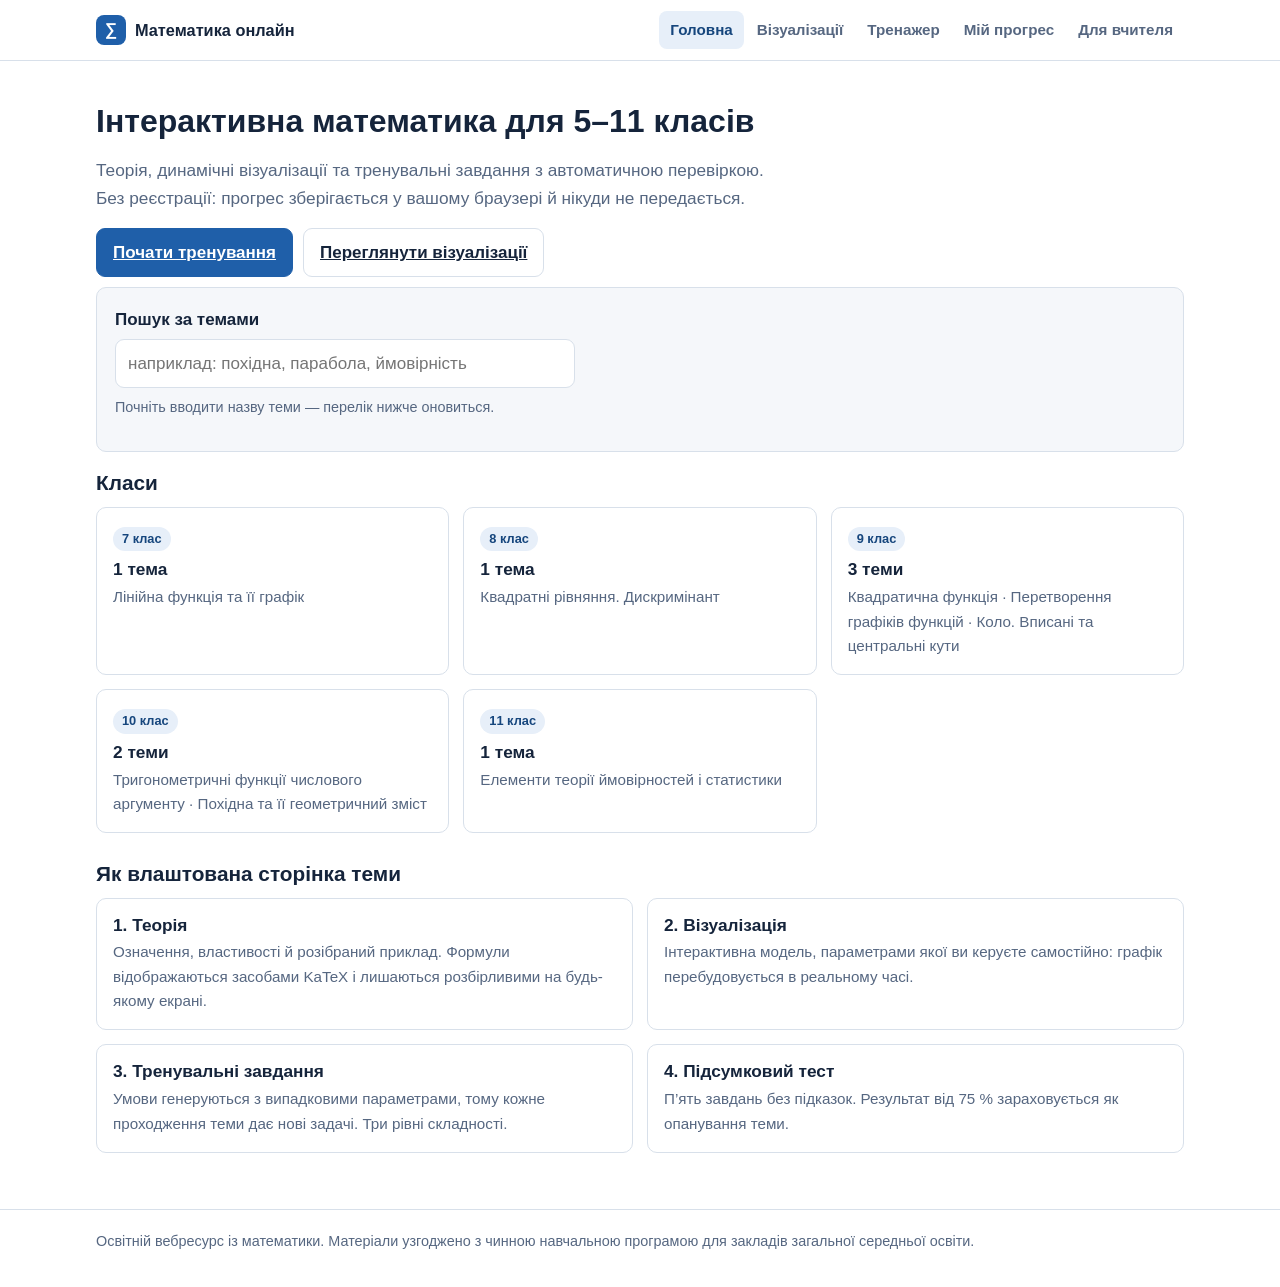
<file: public/index.html>
<!doctype html>
<html lang="uk">
<head>
<meta charset="utf-8">
<meta name="viewport" content="width=device-width, initial-scale=1">
<title>Математика онлайн — інтерактивний навчальний ресурс</title>
<meta name="description" content="Безкоштовний україномовний ресурс для навчання математики у 5–11 класах: інтерактивні візуалізації, тренувальні завдання з автоматичною перевіркою та підсумкові тести.">
<link rel="icon" href="favicon.svg" type="image/svg+xml">
<link rel="stylesheet" href="vendor/katex/katex.min.css">
<link rel="stylesheet" href="css/style.css">
<script defer src="vendor/katex/katex.min.js"></script>
<script defer src="vendor/katex/auto-render.min.js"></script>
</head>
<body>
<a class="skip" href="#main">Перейти до основного вмісту</a>
<header class="site-head">
  <div class="wrap">
    <a class="brand" href="index.html"><span class="mark" aria-hidden="true">∑</span> Математика онлайн</a>
    <nav class="nav" aria-label="Головна навігація">
      <a href="index.html">Головна</a>
      <a href="visuals.html">Візуалізації</a>
      <a href="trainer.html">Тренажер</a>
      <a href="progress.html">Мій прогрес</a>
      <a href="teacher.html">Для вчителя</a>
    </nav>
  </div>
</header>

<main id="main">
  <div class="wrap">
    <section class="hero">
      <h1>Інтерактивна математика для 5–11 класів</h1>
      <p class="lead">Теорія, динамічні візуалізації та тренувальні завдання з автоматичною перевіркою.
      Без реєстрації: прогрес зберігається у вашому браузері й нікуди не передається.</p>
      <div class="btn-row">
        <a class="btn primary" href="trainer.html">Почати тренування</a>
        <a class="btn" href="visuals.html">Переглянути візуалізації</a>
      </div>
    </section>

    <section class="panel">
      <label for="q" style="font-weight:700;display:block;margin-bottom:6px">Пошук за темами</label>
      <input type="text" id="q" placeholder="наприклад: похідна, парабола, ймовірність" style="width:min(460px,100%)"
             aria-describedby="q-hint">
      <p id="q-hint" style="margin:8px 0 0;color:#566781;font-size:.9rem">Почніть вводити назву теми — перелік нижче оновиться.</p>
      <div id="found" style="margin-top:14px"></div>
    </section>

    <h2>Класи</h2>
    <div class="grid cols-3" id="classes"></div>

    <h2 style="margin-top:28px">Як влаштована сторінка теми</h2>
    <div class="grid cols-2">
      <div class="card"><h3>1. Теорія</h3><p>Означення, властивості й розібраний приклад. Формули відображаються засобами KaTeX і лишаються розбірливими на будь-якому екрані.</p></div>
      <div class="card"><h3>2. Візуалізація</h3><p>Інтерактивна модель, параметрами якої ви керуєте самостійно: графік перебудовується в реальному часі.</p></div>
      <div class="card"><h3>3. Тренувальні завдання</h3><p>Умови генеруються з випадковими параметрами, тому кожне проходження теми дає нові задачі. Три рівні складності.</p></div>
      <div class="card"><h3>4. Підсумковий тест</h3><p>П’ять завдань без підказок. Результат від 75 % зараховується як опанування теми.</p></div>
    </div>
  </div>
</main>

<footer class="site-foot"><div class="wrap">
  Освітній вебресурс із математики. Матеріали узгоджено з чинною навчальною програмою для закладів загальної середньої освіти.
</div></footer>

<script type="module">
import { TOPICS, CLASSES, byClass } from './data/topics.js';
import { el, $, markNav, renderMath, ready, load, pct } from './js/core.js';

ready(() => {
  markNav();
  const st = load();

  const classes = $('#classes');
  CLASSES.forEach((c) => {
    const list = byClass(c);
    const done = list.filter((t) => st.topics[t.id]?.mastered).length;
    classes.append(el('a', { class: 'card', href: `class.html?c=${c}` },
      el('span', { class: 'tag cls' }, `${c} клас`),
      el('h3', { style: 'margin-top:8px' }, `${list.length} ${list.length === 1 ? 'тема' : 'теми'}`),
      el('p', {}, list.map((t) => t.title).join(' · ')),
      done ? el('p', { style: 'margin-top:8px' }, el('span', { class: 'tag done' }, `опановано: ${done}`)) : null));
  });

  const found = $('#found');
  const show = (q) => {
    const s = q.trim().toLowerCase();
    if (!s) { found.replaceChildren(); return; }
    const hits = TOPICS.filter((t) => (t.title + ' ' + t.short + ' ' + t.program).toLowerCase().includes(s));
    found.replaceChildren(...(hits.length
      ? hits.map((t) => el('a', { class: 'card', href: `topic.html?t=${t.id}`, style: 'margin-bottom:8px' },
          el('span', { class: 'tag cls' }, `${t.cls} клас`), ' ',
          el('span', { class: 'tag' }, t.subject),
          el('h3', { style: 'margin-top:8px' }, t.title), el('p', {}, t.short)))
      : [el('p', { style: 'color:#566781;margin:0' }, 'За цим запитом тем не знайдено.')]));
  };
  $('#q').addEventListener('input', (e) => show(e.target.value));

  renderMath();
});
</script>
</body>
</html>
</file>
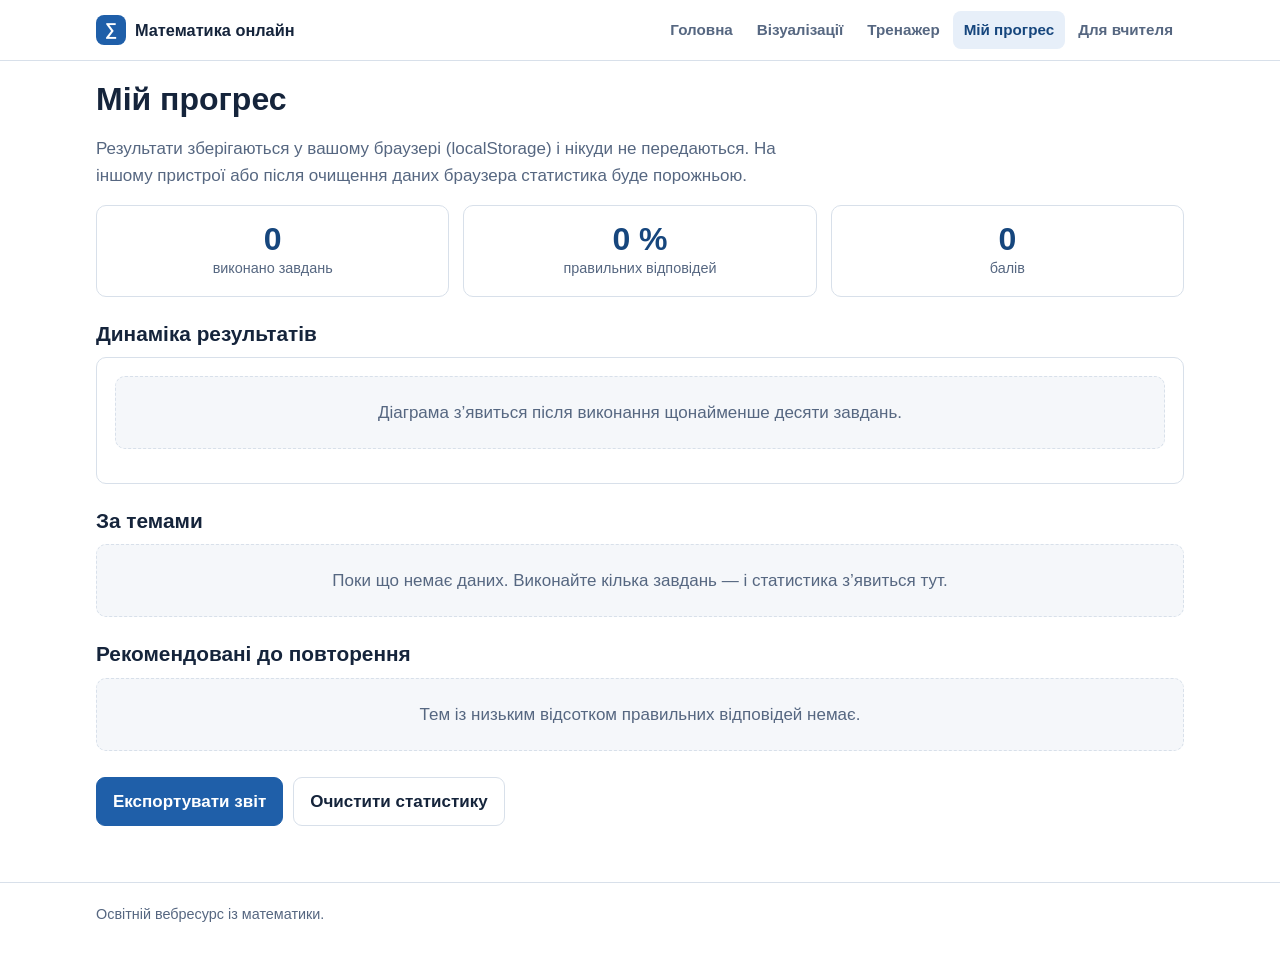
<file: public/progress.html>
<!doctype html>
<html lang="uk">
<head>
<meta charset="utf-8">
<meta name="viewport" content="width=device-width, initial-scale=1">
<title>Мій прогрес — Математика онлайн</title>
<link rel="icon" href="favicon.svg" type="image/svg+xml">
<link rel="stylesheet" href="vendor/katex/katex.min.css">
<link rel="stylesheet" href="css/style.css">
<script defer src="vendor/katex/katex.min.js"></script>
<script defer src="vendor/katex/auto-render.min.js"></script>
<script defer src="vendor/chart.umd.js"></script>
</head>
<body>
<a class="skip" href="#main">Перейти до основного вмісту</a>
<header class="site-head">
  <div class="wrap">
    <a class="brand" href="index.html"><span class="mark" aria-hidden="true">∑</span> Математика онлайн</a>
    <nav class="nav" aria-label="Головна навігація">
      <a href="index.html">Головна</a>
      <a href="visuals.html">Візуалізації</a>
      <a href="trainer.html">Тренажер</a>
      <a href="progress.html">Мій прогрес</a>
      <a href="teacher.html">Для вчителя</a>
    </nav>
  </div>
</header>

<main id="main">
  <div class="wrap">
    <h1>Мій прогрес</h1>
    <p style="color:#566781;max-width:72ch">Результати зберігаються у вашому браузері (localStorage) і нікуди не
    передаються. На іншому пристрої або після очищення даних браузера статистика буде порожньою.</p>

    <div class="grid cols-3" id="stats"></div>

    <section style="margin-top:24px">
      <h2>Динаміка результатів</h2>
      <div class="panel plain"><canvas id="dyn" style="max-height:280px" aria-label="Графік частки правильних відповідей"></canvas></div>
    </section>

    <section style="margin-top:24px">
      <h2>За темами</h2>
      <div id="byTopic"></div>
    </section>

    <section style="margin-top:24px">
      <h2>Рекомендовані до повторення</h2>
      <div id="weak"></div>
    </section>

    <div class="btn-row" style="margin-top:26px">
      <button class="btn primary" type="button" id="exp">Експортувати звіт</button>
      <button class="btn" type="button" id="clr">Очистити статистику</button>
    </div>
    <textarea id="report" rows="12" hidden style="width:100%;margin-top:14px;font:inherit;padding:12px;border:1px solid #d8e0ea;border-radius:10px"></textarea>
  </div>
</main>

<footer class="site-foot"><div class="wrap">Освітній вебресурс із математики.</div></footer>

<script type="module">
import { TOPICS, byId } from './data/topics.js';
import { el, $, markNav, renderMath, ready, load, pct, resetAll } from './js/core.js';

ready(() => {
  markNav();
  const st = load();
  const ids = Object.keys(st.topics).filter((id) => byId(id));

  $('#stats').append(
    el('div', { class: 'card stat' }, el('div', { class: 'v' }, String(st.totalTasks)), el('div', { class: 'k' }, 'виконано завдань')),
    el('div', { class: 'card stat' }, el('div', { class: 'v' }, pct(st.totalRight, st.totalTasks) + ' %'), el('div', { class: 'k' }, 'правильних відповідей')),
    el('div', { class: 'card stat' }, el('div', { class: 'v' }, String(st.points)), el('div', { class: 'k' }, 'балів')));

  const box = $('#byTopic');
  if (!ids.length) {
    box.append(el('p', { class: 'empty' }, 'Поки що немає даних. Виконайте кілька завдань — і статистика з’явиться тут.'));
  } else {
    ids.forEach((id) => {
      const t = byId(id), s = st.topics[id], p = pct(s.right, s.done);
      box.append(el('div', { class: 'card', style: 'margin-bottom:10px' },
        el('div', { style: 'display:flex;gap:8px;align-items:center;flex-wrap:wrap' },
          el('b', {}, `${t.cls} кл. — ${t.title}`),
          s.mastered ? el('span', { class: 'tag done' }, 'опановано') : null,
          el('span', { style: 'margin-left:auto;color:#566781;font-size:.9rem' },
            `${s.done} завдань · ${p} %` + (s.testBest != null ? ` · тест ${s.testBest} %` : ''))),
        el('div', { class: 'bar' + (p >= 70 ? ' good' : p < 50 ? ' weak' : ''), style: 'margin-top:10px' },
          el('i', { style: `width:${p}%` })),
        el('p', { style: 'margin:8px 0 0' }, el('a', { href: `topic.html?t=${id}` }, 'перейти до теми'))));
    });
  }

  const weakBox = $('#weak');
  const weak = ids.map((id) => ({ id, p: pct(st.topics[id].right, st.topics[id].done), d: st.topics[id].done }))
    .filter((x) => x.d >= 3 && x.p < 70).sort((a, b) => a.p - b.p);
  if (!weak.length) weakBox.append(el('p', { class: 'empty' }, 'Тем із низьким відсотком правильних відповідей немає.'));
  else weak.forEach((w) => {
    const t = byId(w.id);
    weakBox.append(el('a', { class: 'card', href: `topic.html?t=${w.id}`, style: 'margin-bottom:8px' },
      el('b', {}, `${t.cls} кл. — ${t.title}`), el('p', {}, `правильних відповідей ${w.p} % — варто повторити`)));
  });

  /* динаміка: частка правильних відповідей у послідовних групах по 10 спроб */
  const cv = $('#dyn');
  const pts = [];
  for (let i = 0; i < st.log.length; i += 10) {
    const chunk = st.log.slice(i, i + 10);
    pts.push(Math.round((chunk.reduce((a, b) => a + b.r, 0) / chunk.length) * 100));
  }
  if (window.Chart && pts.length) {
    new window.Chart(cv, {
      type: 'line',
      data: { labels: pts.map((_, i) => `${i * 10 + 1}–${i * 10 + 10}`),
        datasets: [{ label: '% правильних', data: pts, borderColor: '#1f5fa9', backgroundColor: 'rgba(31,95,169,.12)', fill: true, tension: .25 }] },
      options: { responsive: true, maintainAspectRatio: false, scales: { y: { min: 0, max: 100 } }, plugins: { legend: { display: false } } },
    });
  } else {
    cv.replaceWith(el('p', { class: 'empty' }, 'Діаграма з’явиться після виконання щонайменше десяти завдань.'));
  }

  $('#exp').addEventListener('click', () => {
    const lines = [
      'ЗВІТ ПРО РЕЗУЛЬТАТИ РОБОТИ З РЕСУРСОМ',
      'Сформовано: ' + new Date().toLocaleString('uk-UA'),
      '',
      `Усього виконано завдань: ${st.totalTasks}`,
      `Правильних відповідей: ${st.totalRight} (${pct(st.totalRight, st.totalTasks)} %)`,
      `Набрано балів: ${st.points}`,
      '',
      'За темами:',
      ...ids.map((id) => {
        const t = byId(id), s = st.topics[id];
        return `  ${t.cls} кл. ${t.title}: ${s.done} завдань, ${pct(s.right, s.done)} % правильних` +
          (s.testBest != null ? `, тест ${s.testBest} %` : '') + (s.mastered ? ' [опановано]' : '');
      }),
    ];
    const ta = $('#report');
    ta.hidden = false;
    ta.value = lines.join('\n');
    ta.select();
  });

  $('#clr').addEventListener('click', () => {
    if (confirm('Очистити всю збережену статистику? Дію не можна скасувати.')) { resetAll(); location.reload(); }
  });

  renderMath();
});
</script>
</body>
</html>
</file>
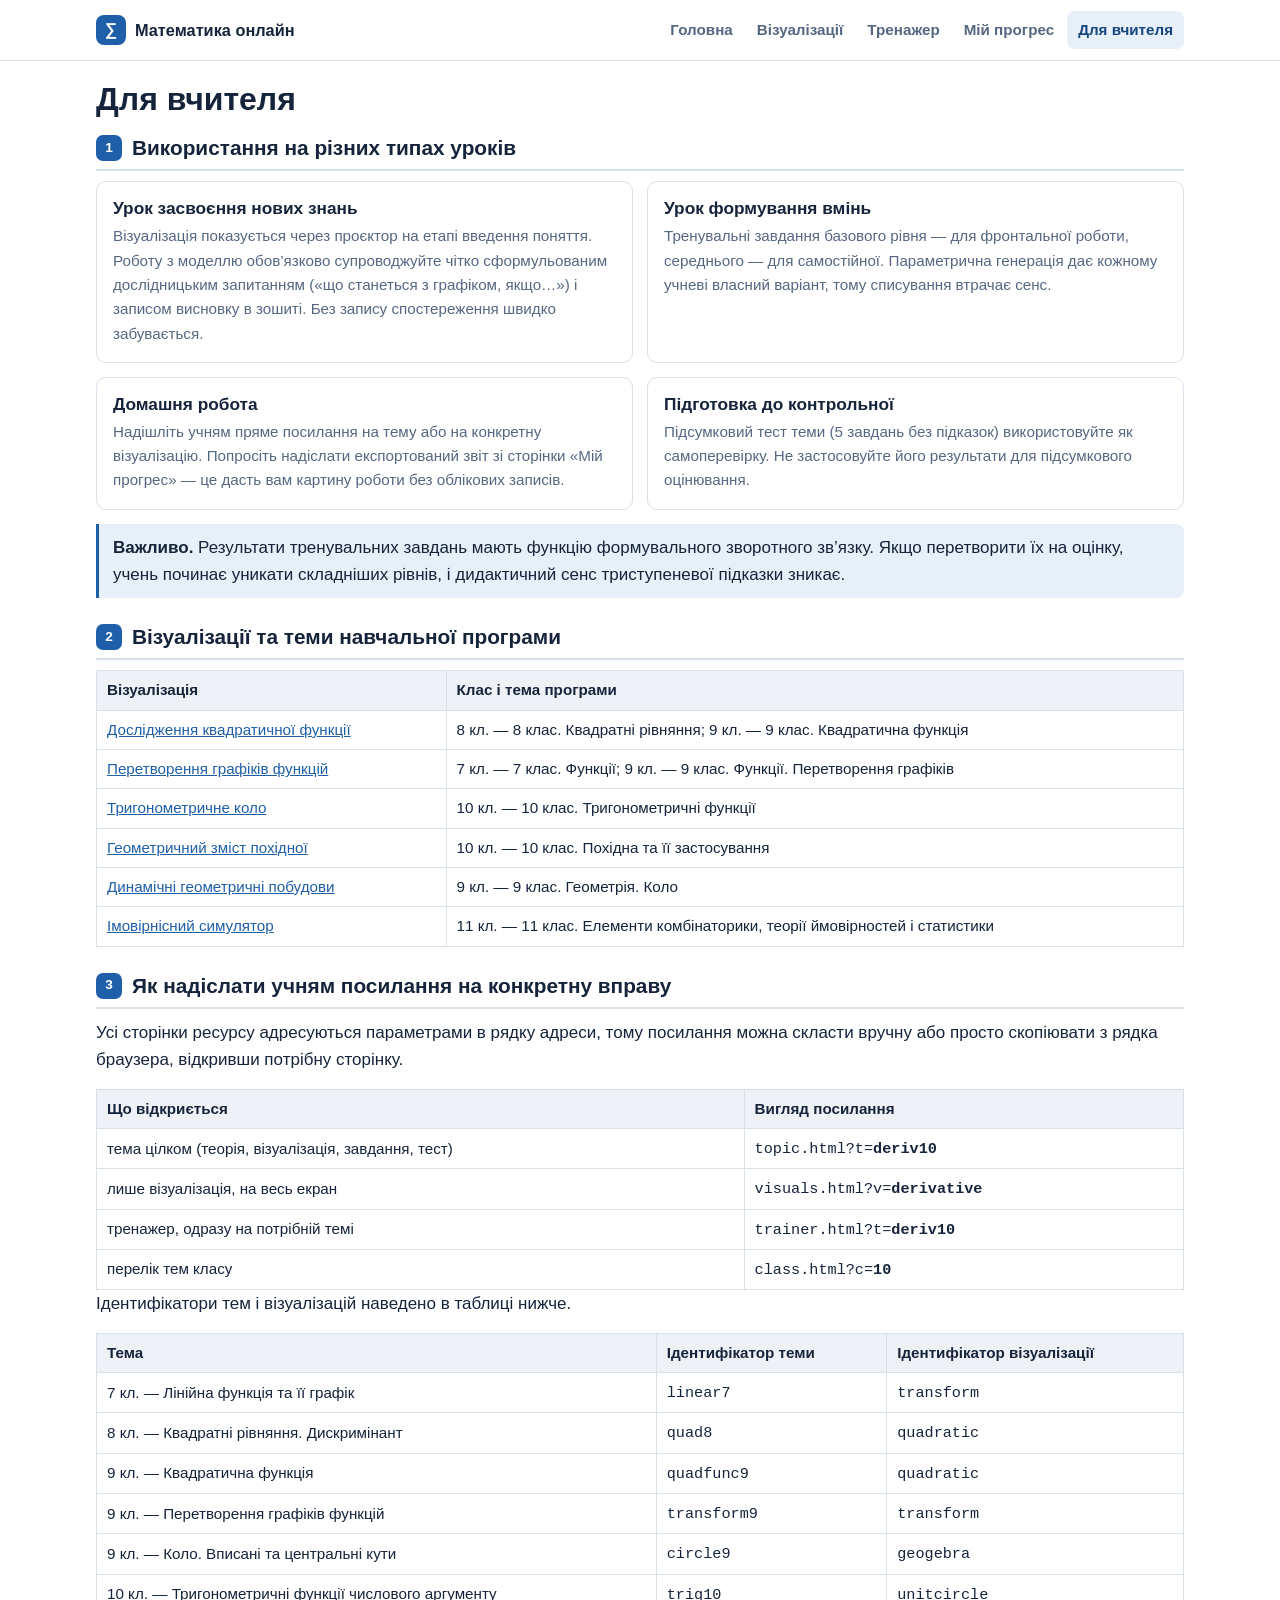
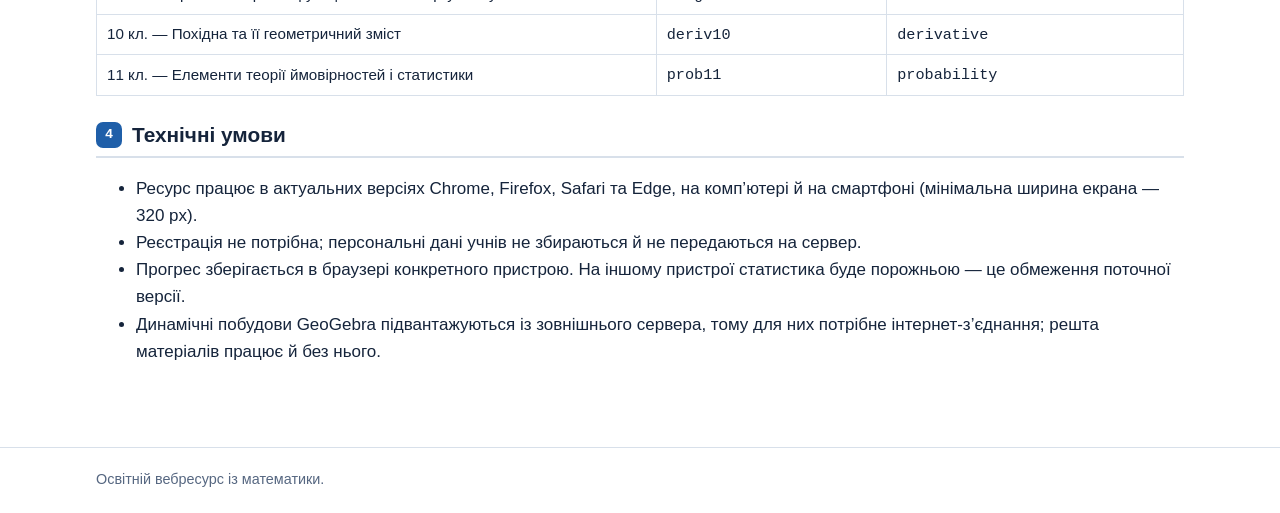
<file: public/teacher.html>
<!doctype html>
<html lang="uk">
<head>
<meta charset="utf-8">
<meta name="viewport" content="width=device-width, initial-scale=1">
<title>Для вчителя — Математика онлайн</title>
<meta name="description" content="Методичні рекомендації щодо використання ресурсу на уроці, перелік візуалізацій за темами програми та інструкція зі створення посилання на конкретну вправу.">
<link rel="icon" href="favicon.svg" type="image/svg+xml">
<link rel="stylesheet" href="vendor/katex/katex.min.css">
<link rel="stylesheet" href="css/style.css">
<script defer src="vendor/katex/katex.min.js"></script>
<script defer src="vendor/katex/auto-render.min.js"></script>
</head>
<body>
<a class="skip" href="#main">Перейти до основного вмісту</a>
<header class="site-head">
  <div class="wrap">
    <a class="brand" href="index.html"><span class="mark" aria-hidden="true">∑</span> Математика онлайн</a>
    <nav class="nav" aria-label="Головна навігація">
      <a href="index.html">Головна</a>
      <a href="visuals.html">Візуалізації</a>
      <a href="trainer.html">Тренажер</a>
      <a href="progress.html">Мій прогрес</a>
      <a href="teacher.html">Для вчителя</a>
    </nav>
  </div>
</header>

<main id="main">
  <div class="wrap">
    <h1>Для вчителя</h1>

    <section class="block">
      <h2><span class="n">1</span> Використання на різних типах уроків</h2>
      <div class="grid cols-2">
        <div class="card">
          <h3>Урок засвоєння нових знань</h3>
          <p>Візуалізація показується через проєктор на етапі введення поняття. Роботу з моделлю обов’язково
          супроводжуйте чітко сформульованим дослідницьким запитанням («що станеться з графіком, якщо…»)
          і записом висновку в зошиті. Без запису спостереження швидко забувається.</p>
        </div>
        <div class="card">
          <h3>Урок формування вмінь</h3>
          <p>Тренувальні завдання базового рівня — для фронтальної роботи, середнього — для самостійної.
          Параметрична генерація дає кожному учневі власний варіант, тому списування втрачає сенс.</p>
        </div>
        <div class="card">
          <h3>Домашня робота</h3>
          <p>Надішліть учням пряме посилання на тему або на конкретну візуалізацію. Попросіть надіслати
          експортований звіт зі сторінки «Мій прогрес» — це дасть вам картину роботи без облікових записів.</p>
        </div>
        <div class="card">
          <h3>Підготовка до контрольної</h3>
          <p>Підсумковий тест теми (5 завдань без підказок) використовуйте як самоперевірку.
          Не застосовуйте його результати для підсумкового оцінювання.</p>
        </div>
      </div>
      <div class="theory" style="margin-top:14px">
        <div class="note"><b>Важливо.</b> Результати тренувальних завдань мають функцію формувального
        зворотного зв’язку. Якщо перетворити їх на оцінку, учень починає уникати складніших рівнів,
        і дидактичний сенс триступеневої підказки зникає.</div>
      </div>
    </section>

    <section class="block">
      <h2><span class="n">2</span> Візуалізації та теми навчальної програми</h2>
      <table class="data" id="map"></table>
    </section>

    <section class="block">
      <h2><span class="n">3</span> Як надіслати учням посилання на конкретну вправу</h2>
      <div class="theory">
        <p>Усі сторінки ресурсу адресуються параметрами в рядку адреси, тому посилання можна скласти вручну
        або просто скопіювати з рядка браузера, відкривши потрібну сторінку.</p>
        <table class="data">
          <tr><th>Що відкриється</th><th>Вигляд посилання</th></tr>
          <tr><td>тема цілком (теорія, візуалізація, завдання, тест)</td><td><code>topic.html?t=<b>deriv10</b></code></td></tr>
          <tr><td>лише візуалізація, на весь екран</td><td><code>visuals.html?v=<b>derivative</b></code></td></tr>
          <tr><td>тренажер, одразу на потрібній темі</td><td><code>trainer.html?t=<b>deriv10</b></code></td></tr>
          <tr><td>перелік тем класу</td><td><code>class.html?c=<b>10</b></code></td></tr>
        </table>
        <p>Ідентифікатори тем і візуалізацій наведено в таблиці нижче.</p>
        <table class="data" id="ids"></table>
      </div>
    </section>

    <section class="block">
      <h2><span class="n">4</span> Технічні умови</h2>
      <div class="theory">
        <ul>
          <li>Ресурс працює в актуальних версіях Chrome, Firefox, Safari та Edge, на комп’ютері й на смартфоні
          (мінімальна ширина екрана — 320 px).</li>
          <li>Реєстрація не потрібна; персональні дані учнів не збираються й не передаються на сервер.</li>
          <li>Прогрес зберігається в браузері конкретного пристрою. На іншому пристрої статистика буде порожньою —
          це обмеження поточної версії.</li>
          <li>Динамічні побудови GeoGebra підвантажуються із зовнішнього сервера, тому для них потрібне
          інтернет-з’єднання; решта матеріалів працює й без нього.</li>
        </ul>
      </div>
    </section>
  </div>
</main>

<footer class="site-foot"><div class="wrap">Освітній вебресурс із математики.</div></footer>

<script type="module">
import { TOPICS, VIS_INFO } from './data/topics.js';
import { el, $, markNav, renderMath, ready } from './js/core.js';

ready(() => {
  markNav();

  const map = $('#map');
  map.append(el('tr', {}, el('th', {}, 'Візуалізація'), el('th', {}, 'Клас і тема програми')));
  Object.entries(VIS_INFO).forEach(([id, v]) => {
    const used = TOPICS.filter((t) => t.vis.type === id);
    map.append(el('tr', {},
      el('td', {}, el('a', { href: `visuals.html?v=${id}` }, v.title)),
      el('td', {}, used.map((t) => `${t.cls} кл. — ${t.program}`).join('; ') || '—')));
  });

  const ids = $('#ids');
  ids.append(el('tr', {}, el('th', {}, 'Тема'), el('th', {}, 'Ідентифікатор теми'), el('th', {}, 'Ідентифікатор візуалізації')));
  TOPICS.forEach((t) => ids.append(el('tr', {},
    el('td', {}, `${t.cls} кл. — ${t.title}`),
    el('td', {}, el('code', {}, t.id)),
    el('td', {}, el('code', {}, t.vis.type)))));

  renderMath();
});
</script>
</body>
</html>
</file>
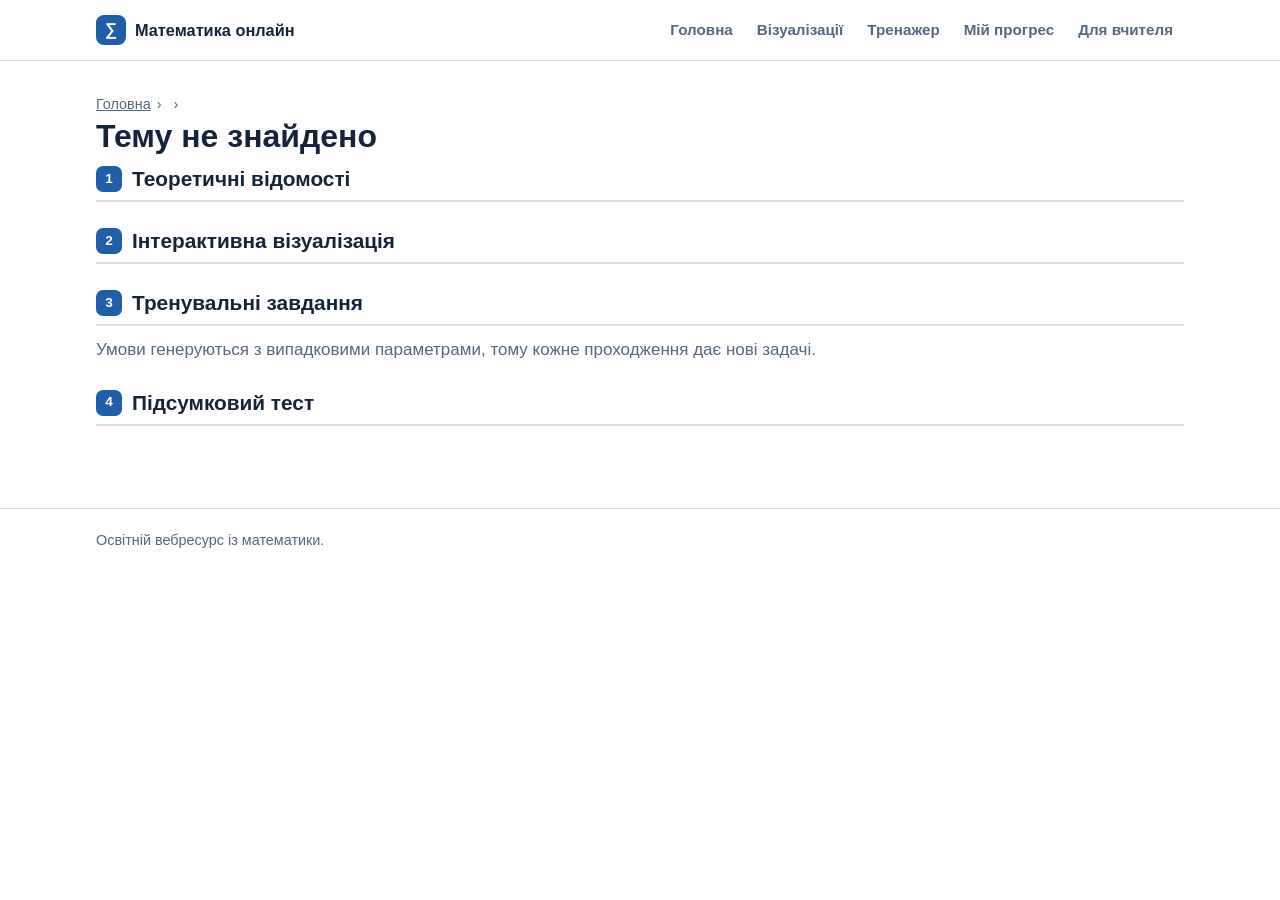
<file: public/topic.html>
<!doctype html>
<html lang="uk">
<head>
<meta charset="utf-8">
<meta name="viewport" content="width=device-width, initial-scale=1">
<title>Тема — Математика онлайн</title>
<link rel="icon" href="favicon.svg" type="image/svg+xml">
<link rel="stylesheet" href="vendor/katex/katex.min.css">
<link rel="stylesheet" href="css/style.css">
<script defer src="vendor/katex/katex.min.js"></script>
<script defer src="vendor/katex/auto-render.min.js"></script>
<script defer src="vendor/chart.umd.js"></script>
</head>
<body>
<a class="skip" href="#main">Перейти до основного вмісту</a>
<header class="site-head">
  <div class="wrap">
    <a class="brand" href="index.html"><span class="mark" aria-hidden="true">∑</span> Математика онлайн</a>
    <nav class="nav" aria-label="Головна навігація">
      <a href="index.html">Головна</a>
      <a href="visuals.html">Візуалізації</a>
      <a href="trainer.html">Тренажер</a>
      <a href="progress.html">Мій прогрес</a>
      <a href="teacher.html">Для вчителя</a>
    </nav>
  </div>
</header>

<main id="main">
  <div class="wrap">
    <nav class="crumbs" aria-label="Навігаційний ланцюжок">
      <a href="index.html">Головна</a><span>›</span><a id="cl" href="#"></a><span>›</span><span id="tt"></span>
    </nav>
    <h1 id="h"></h1>
    <p id="meta" style="color:#566781;margin-top:-6px"></p>

    <section class="block" id="b-theory">
      <h2><span class="n">1</span> Теоретичні відомості</h2>
      <div class="theory" id="theory"></div>
    </section>

    <section class="block" id="b-vis">
      <h2><span class="n">2</span> Інтерактивна візуалізація</h2>
      <p id="vis-desc" style="color:#566781"></p>
      <div id="vis"></div>
    </section>

    <section class="block" id="b-practice">
      <h2><span class="n">3</span> Тренувальні завдання</h2>
      <p style="color:#566781">Умови генеруються з випадковими параметрами, тому кожне проходження дає нові задачі.</p>
      <div id="practice"></div>
    </section>

    <section class="block" id="b-test">
      <h2><span class="n">4</span> Підсумковий тест</h2>
      <div id="test"></div>
    </section>
  </div>
</main>

<footer class="site-foot"><div class="wrap">Освітній вебресурс із математики.</div></footer>

<script type="module">
import { byId, VIS_INFO } from './data/topics.js';
import { el, $, qs, markNav, renderMath, ready } from './js/core.js';
import { mountPractice, mountTest } from './js/practice.js';

const VIS = {
  quadratic: () => import('./js/vis/quadratic.js'),
  transform: () => import('./js/vis/transform.js'),
  unitcircle: () => import('./js/vis/unitcircle.js'),
  derivative: () => import('./js/vis/derivative.js'),
  geometry: () => import('./js/vis/geometry.js'),
  geogebra: () => import('./js/vis/geometry.js'),
  probability: () => import('./js/vis/probability.js'),
};

ready(async () => {
  markNav();
  const t = byId(qs('t'));
  if (!t) { $('#h').textContent = 'Тему не знайдено'; return; }

  document.title = `${t.title} — Математика онлайн`;
  $('#h').textContent = t.title;
  $('#meta').textContent = `${t.cls} клас · ${t.subject} · ${t.program}`;
  const cl = $('#cl');
  cl.href = `class.html?c=${t.cls}`;
  cl.textContent = `${t.cls} клас`;
  $('#tt').textContent = t.title;
  $('#theory').innerHTML = t.theory;

  const info = VIS_INFO[t.vis.type];
  if (info) $('#vis-desc').innerHTML = info.desc;
  renderMath();

  const loader = VIS[t.vis.type];
  if (loader) {
    const mod = await loader();
    mod.mount($('#vis'), t.vis);
  }

  mountPractice($('#practice'), { topicId: t.id, gens: t.gens });
  mountTest($('#test'), { topicId: t.id, genIds: t.test });
  renderMath();
});
</script>
</body>
</html>
</file>
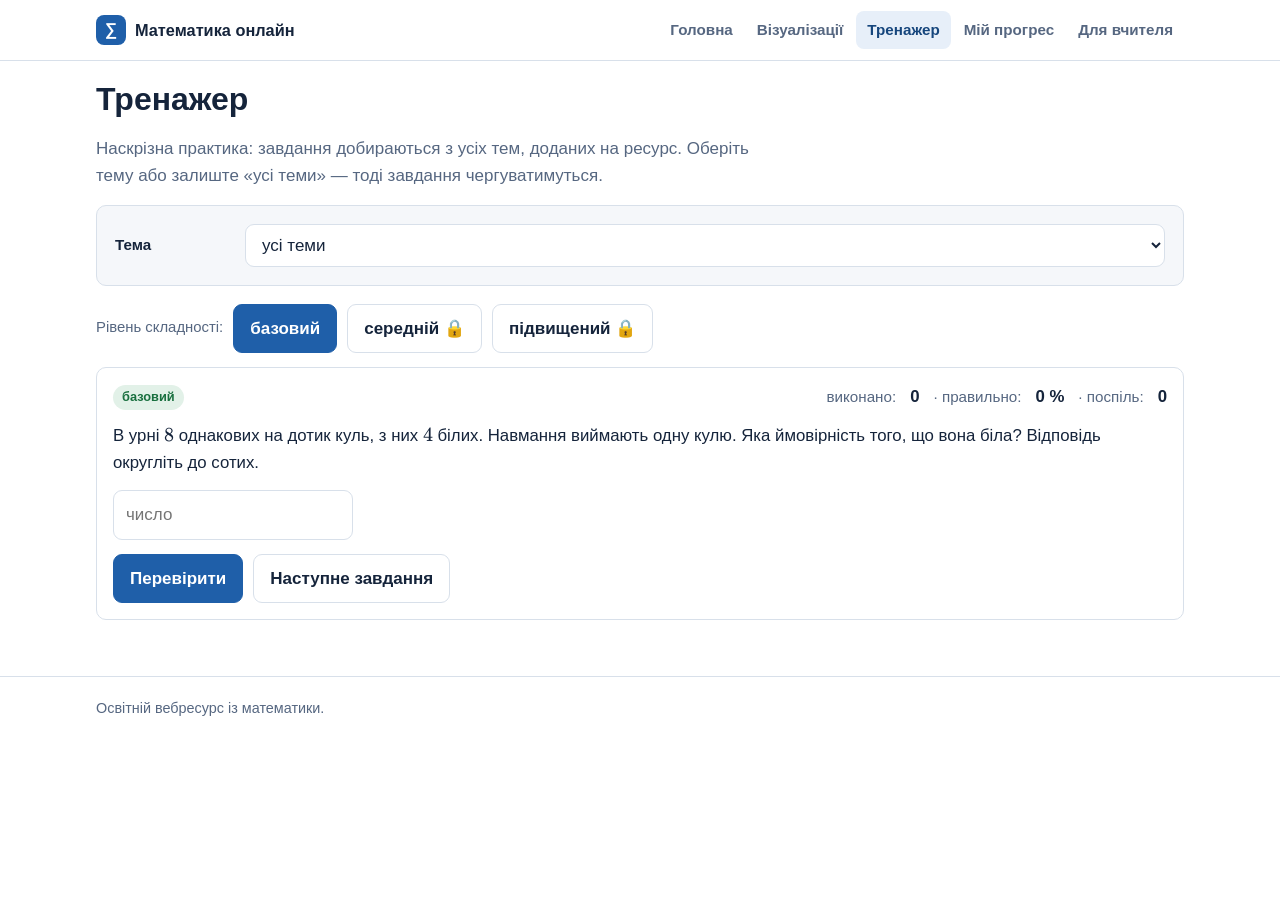
<file: public/trainer.html>
<!doctype html>
<html lang="uk">
<head>
<meta charset="utf-8">
<meta name="viewport" content="width=device-width, initial-scale=1">
<title>Тренажер — Математика онлайн</title>
<meta name="description" content="Наскрізна практика із завданнями з різних тем курсу математики з автоматичною перевіркою та покроковими розв’язаннями.">
<link rel="icon" href="favicon.svg" type="image/svg+xml">
<link rel="stylesheet" href="vendor/katex/katex.min.css">
<link rel="stylesheet" href="css/style.css">
<script defer src="vendor/katex/katex.min.js"></script>
<script defer src="vendor/katex/auto-render.min.js"></script>
</head>
<body>
<a class="skip" href="#main">Перейти до основного вмісту</a>
<header class="site-head">
  <div class="wrap">
    <a class="brand" href="index.html"><span class="mark" aria-hidden="true">∑</span> Математика онлайн</a>
    <nav class="nav" aria-label="Головна навігація">
      <a href="index.html">Головна</a>
      <a href="visuals.html">Візуалізації</a>
      <a href="trainer.html">Тренажер</a>
      <a href="progress.html">Мій прогрес</a>
      <a href="teacher.html">Для вчителя</a>
    </nav>
  </div>
</header>

<main id="main">
  <div class="wrap">
    <h1>Тренажер</h1>
    <p style="color:#566781;max-width:72ch">Наскрізна практика: завдання добираються з усіх тем, доданих на ресурс.
    Оберіть тему або залиште «усі теми» — тоді завдання чергуватимуться.</p>

    <div class="panel">
      <div class="ctrl" style="grid-template-columns:120px 1fr;margin:0">
        <label for="topic">Тема</label>
        <select id="topic"></select>
      </div>
    </div>

    <div id="host"></div>
  </div>
</main>

<footer class="site-foot"><div class="wrap">Освітній вебресурс із математики.</div></footer>

<script type="module">
import { TOPICS, byId } from './data/topics.js';
import { el, $, qs, markNav, renderMath, ready } from './js/core.js';
import { mountPractice } from './js/practice.js';

ready(() => {
  markNav();
  const sel = $('#topic');
  sel.append(el('option', { value: 'all' }, 'усі теми'));
  TOPICS.forEach((t) => sel.append(el('option', { value: t.id }, `${t.cls} кл. — ${t.title}`)));
  if (qs('t')) sel.value = qs('t');

  const mixed = () => {
    const pool = { 1: [], 2: [], 3: [] };
    TOPICS.forEach((t) => [1, 2, 3].forEach((l) => pool[l].push(...(t.gens[l] || []))));
    return pool;
  };

  const render = () => {
    const host = $('#host');
    host.replaceChildren();
    const id = sel.value;
    if (id === 'all') mountPractice(host, { topicId: '__mixed__', gens: mixed() });
    else { const t = byId(id); mountPractice(host, { topicId: t.id, gens: t.gens }); }
    renderMath(host);
  };

  sel.addEventListener('change', render);
  render();
});
</script>
</body>
</html>
</file>
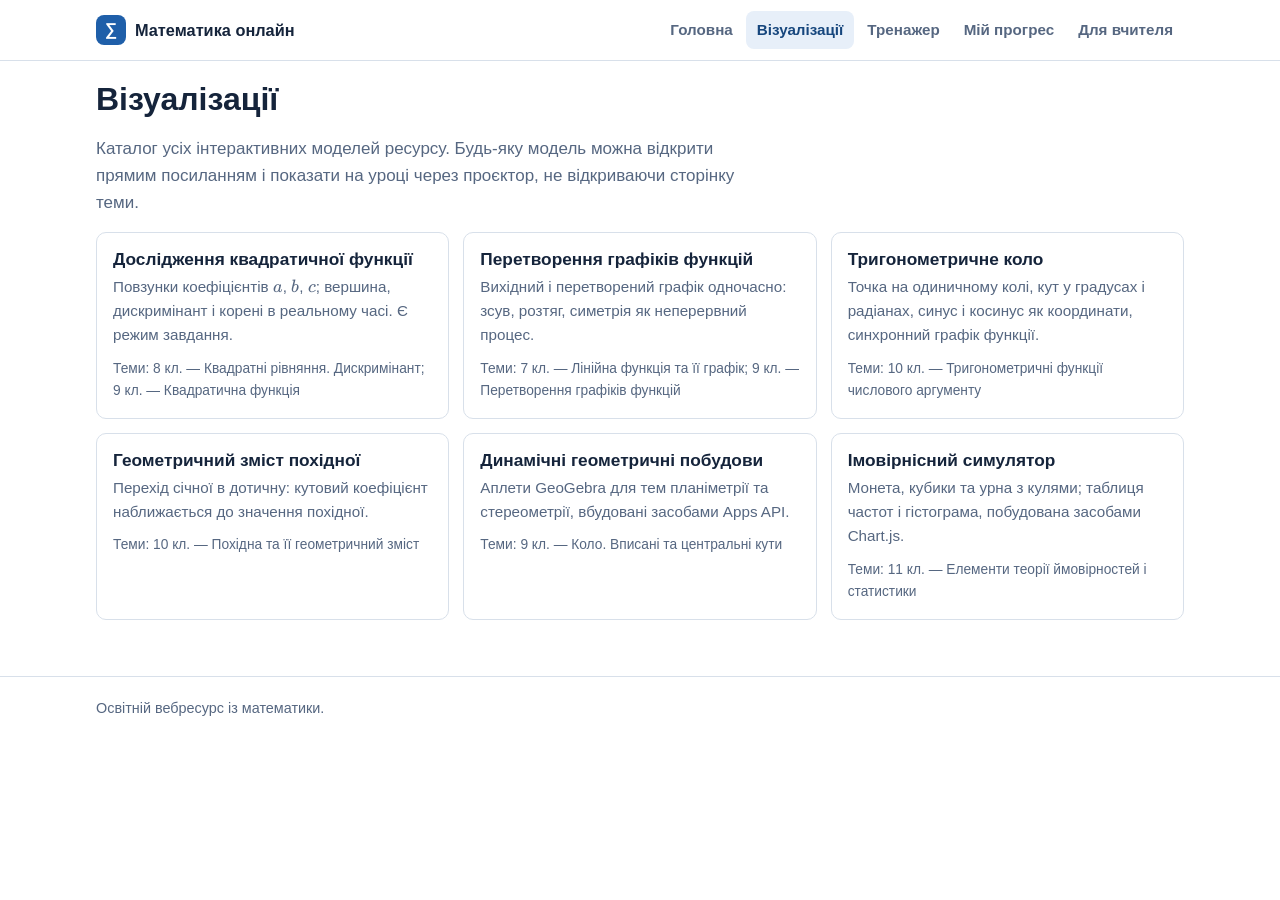
<file: public/visuals.html>
<!doctype html>
<html lang="uk">
<head>
<meta charset="utf-8">
<meta name="viewport" content="width=device-width, initial-scale=1">
<title>Візуалізації — Математика онлайн</title>
<meta name="description" content="Каталог інтерактивних моделей ресурсу: квадратична функція, перетворення графіків, тригонометричне коло, похідна, динамічна геометрія, імовірнісний симулятор.">
<link rel="icon" href="favicon.svg" type="image/svg+xml">
<link rel="stylesheet" href="vendor/katex/katex.min.css">
<link rel="stylesheet" href="css/style.css">
<script defer src="vendor/katex/katex.min.js"></script>
<script defer src="vendor/katex/auto-render.min.js"></script>
<script defer src="vendor/chart.umd.js"></script>
</head>
<body>
<a class="skip" href="#main">Перейти до основного вмісту</a>
<header class="site-head">
  <div class="wrap">
    <a class="brand" href="index.html"><span class="mark" aria-hidden="true">∑</span> Математика онлайн</a>
    <nav class="nav" aria-label="Головна навігація">
      <a href="index.html">Головна</a>
      <a href="visuals.html">Візуалізації</a>
      <a href="trainer.html">Тренажер</a>
      <a href="progress.html">Мій прогрес</a>
      <a href="teacher.html">Для вчителя</a>
    </nav>
  </div>
</header>

<main id="main">
  <div class="wrap">
    <h1>Візуалізації</h1>
    <p style="color:#566781;max-width:72ch">Каталог усіх інтерактивних моделей ресурсу. Будь-яку модель можна
    відкрити прямим посиланням і показати на уроці через проєктор, не відкриваючи сторінку теми.</p>

    <div class="grid cols-3" id="cat"></div>

    <section id="stage" hidden style="margin-top:26px">
      <h2 id="vt"></h2>
      <p id="vd" style="color:#566781"></p>
      <div id="vhost"></div>
      <p style="margin-top:12px"><a class="btn ghost" href="visuals.html">← До каталогу</a>
      <span id="vlink" style="color:#566781;font-size:.9rem"></span></p>
    </section>
  </div>
</main>

<footer class="site-foot"><div class="wrap">Освітній вебресурс із математики.</div></footer>

<script type="module">
import { VIS_INFO, TOPICS } from './data/topics.js';
import { el, $, qs, markNav, renderMath, ready } from './js/core.js';

const VIS = {
  quadratic: () => import('./js/vis/quadratic.js'),
  transform: () => import('./js/vis/transform.js'),
  unitcircle: () => import('./js/vis/unitcircle.js'),
  derivative: () => import('./js/vis/derivative.js'),
  geogebra: () => import('./js/vis/geometry.js'),
  probability: () => import('./js/vis/probability.js'),
};

ready(async () => {
  markNav();
  const want = qs('v');

  if (want && VIS[want]) {
    $('#cat').hidden = true;
    $('#stage').hidden = false;
    $('#vt').textContent = VIS_INFO[want].title;
    $('#vd').innerHTML = VIS_INFO[want].desc;
    $('#vlink').textContent = 'Пряме посилання на цю модель: ' + location.href;
    const mod = await VIS[want]();
    mod.mount($('#vhost'), { mode: 'full', base: 'parabola', material: 'inscribed' });
    renderMath();
    return;
  }

  const cat = $('#cat');
  Object.entries(VIS_INFO).forEach(([id, v]) => {
    const used = TOPICS.filter((t) => t.vis.type === id);
    cat.append(el('a', { class: 'card', href: `visuals.html?v=${id}` },
      el('h3', {}, v.title),
      el('p', { html: v.desc }),
      el('p', { style: 'margin-top:10px;font-size:.86rem' },
        'Теми: ' + (used.map((t) => `${t.cls} кл. — ${t.title}`).join('; ') || '—'))));
  });
  renderMath();
});
</script>
</body>
</html>
</file>
<file: public/css/style.css>
/* Освітній вебресурс з математики — базові стилі.
   Підхід mobile-first, без сторонніх CSS-фреймворків. */

:root {
  --bg: #ffffff;
  --surface: #f5f7fa;
  --surface-2: #eef2f7;
  --ink: #15243b;
  --muted: #566781;
  --line: #d8e0ea;
  --accent: #1f5fa9;
  --accent-dark: #16467d;
  --accent-soft: #e7eff9;
  --ok: #19703f;
  --ok-soft: #e4f4ea;
  --err: #b32d1f;
  --err-soft: #fbe9e7;
  --warn: #8a5a00;
  --warn-soft: #fdf3e0;
  --lvl-1: #19703f;
  --lvl-2: #8a5a00;
  --lvl-3: #5e3b96;
  --radius: 10px;
  --shadow: 0 1px 2px rgba(21, 36, 59, .06), 0 4px 14px rgba(21, 36, 59, .05);
}

* { box-sizing: border-box; }

html { -webkit-text-size-adjust: 100%; }

body {
  margin: 0;
  font-family: -apple-system, BlinkMacSystemFont, "Segoe UI", Roboto, "Helvetica Neue", Arial, sans-serif;
  font-size: 17px;
  line-height: 1.6;
  color: var(--ink);
  background: var(--bg);
}

h1, h2, h3 { line-height: 1.25; margin: 0 0 .5em; }
h1 { font-size: 1.75rem; }
h2 { font-size: 1.3rem; }
h3 { font-size: 1.08rem; }
p { margin: 0 0 .9em; }
a { color: var(--accent); }
a:focus-visible, button:focus-visible, input:focus-visible, select:focus-visible, [tabindex]:focus-visible {
  outline: 3px solid #ffb703;
  outline-offset: 2px;
}

.wrap { max-width: 1120px; margin: 0 auto; padding: 0 16px; }

/* ---------- шапка й навігація ---------- */
.site-head {
  background: var(--bg);
  border-bottom: 1px solid var(--line);
  position: sticky; top: 0; z-index: 20;
}
.site-head .wrap { display: flex; align-items: center; gap: 12px; min-height: 60px; flex-wrap: wrap; }
.brand { display: flex; align-items: center; gap: 9px; font-weight: 700; color: var(--ink); text-decoration: none; font-size: 1.02rem; }
.brand .mark {
  width: 30px; height: 30px; border-radius: 8px; background: var(--accent);
  color: #fff; display: grid; place-items: center; font-size: 17px; flex: none;
}
.nav { display: flex; gap: 2px; margin-left: auto; flex-wrap: wrap; }
.nav a {
  padding: 7px 11px; border-radius: 8px; text-decoration: none;
  color: var(--muted); font-size: .95rem; font-weight: 600;
}
.nav a:hover { background: var(--surface); color: var(--ink); }
.nav a[aria-current="page"] { background: var(--accent-soft); color: var(--accent-dark); }

.crumbs { font-size: .9rem; color: var(--muted); padding: 14px 0 0; }
.crumbs a { color: var(--muted); }
.crumbs span { margin: 0 6px; }

main { padding: 18px 0 56px; }

/* ---------- картки й сітки ---------- */
.grid { display: grid; gap: 14px; }
.grid.cols-2 { grid-template-columns: 1fr; }
.grid.cols-3 { grid-template-columns: 1fr; }
@media (min-width: 640px) { .grid.cols-2, .grid.cols-3 { grid-template-columns: repeat(2, 1fr); } }
@media (min-width: 960px) { .grid.cols-3 { grid-template-columns: repeat(3, 1fr); } }

.card {
  background: var(--bg); border: 1px solid var(--line); border-radius: var(--radius);
  padding: 16px; text-decoration: none; color: inherit; display: block;
}
a.card:hover { border-color: var(--accent); box-shadow: var(--shadow); }
.card h3 { margin-bottom: .25em; }
.card p { margin: 0; color: var(--muted); font-size: .95rem; }

.panel {
  background: var(--surface); border: 1px solid var(--line);
  border-radius: var(--radius); padding: 18px; margin: 0 0 18px;
}
.panel.plain { background: var(--bg); }

.hero { padding: 22px 0 10px; }
.hero p.lead { font-size: 1.08rem; color: var(--muted); max-width: 70ch; }

/* ---------- мітки ---------- */
.tag {
  display: inline-block; padding: 2px 9px; border-radius: 999px;
  font-size: .8rem; font-weight: 700; background: var(--surface-2); color: var(--muted);
}
.tag.cls { background: var(--accent-soft); color: var(--accent-dark); }
.tag.done { background: var(--ok-soft); color: var(--ok); }
.lvl-1 { background: #e2f1e8; color: var(--lvl-1); }
.lvl-2 { background: #fbf0db; color: var(--lvl-2); }
.lvl-3 { background: #efe9f8; color: var(--lvl-3); }

/* ---------- кнопки ---------- */
.btn {
  font: inherit; font-weight: 600; cursor: pointer;
  padding: 10px 16px; border-radius: 9px; border: 1px solid var(--line);
  background: var(--bg); color: var(--ink);
}
.btn:hover { border-color: var(--accent); }
.btn.primary { background: var(--accent); border-color: var(--accent); color: #fff; }
.btn.primary:hover { background: var(--accent-dark); }
.btn.ghost { background: transparent; border-color: transparent; color: var(--accent); }
.btn:disabled { opacity: .5; cursor: not-allowed; }
.btn-row { display: flex; gap: 10px; flex-wrap: wrap; align-items: center; }

/* ---------- тема: блоки ---------- */
.block { margin: 0 0 26px; }
.block > h2 {
  display: flex; align-items: center; gap: 10px;
  padding-bottom: 8px; border-bottom: 2px solid var(--line);
}
.block > h2 .n {
  width: 26px; height: 26px; flex: none; border-radius: 7px; background: var(--accent);
  color: #fff; font-size: .85rem; display: grid; place-items: center;
}
.theory h3 { margin-top: 1.1em; }
.theory .note {
  border-left: 3px solid var(--accent); background: var(--accent-soft);
  padding: 10px 14px; border-radius: 0 8px 8px 0; margin: 0 0 1em;
}
.theory .example {
  border: 1px solid var(--line); border-radius: 8px; padding: 12px 14px; margin: 0 0 1em;
  background: var(--surface);
}
.theory .example b { color: var(--accent-dark); }

/* ---------- візуалізації ---------- */
.vis { border: 1px solid var(--line); border-radius: var(--radius); overflow: hidden; }
.vis-stage { background: var(--bg); display: block; width: 100%; }
.vis-controls { padding: 14px; background: var(--surface); border-top: 1px solid var(--line); }
.ctrl { display: grid; grid-template-columns: 56px 1fr 64px; gap: 10px; align-items: center; margin-bottom: 9px; }
.ctrl label { font-weight: 700; font-size: .95rem; }
.ctrl output { font-variant-numeric: tabular-nums; text-align: right; font-weight: 600; }
input[type="range"] { width: 100%; accent-color: var(--accent); height: 28px; }
.readout {
  display: flex; flex-wrap: wrap; gap: 8px 18px; padding: 12px 14px;
  border-top: 1px solid var(--line); background: var(--bg); font-size: .95rem;
}
.readout div { white-space: nowrap; }
.readout b { color: var(--accent-dark); }

/* ---------- завдання ---------- */
.task { border: 1px solid var(--line); border-radius: var(--radius); padding: 16px; background: var(--bg); }
.task-head { display: flex; align-items: center; gap: 10px; flex-wrap: wrap; margin-bottom: 12px; }
.task-prompt { font-size: 1.05rem; margin-bottom: 14px; }
.opts { display: grid; gap: 8px; margin-bottom: 14px; }
.opt {
  display: flex; gap: 10px; align-items: flex-start; padding: 10px 12px;
  border: 1px solid var(--line); border-radius: 9px; cursor: pointer; background: var(--bg);
}
.opt:hover { border-color: var(--accent); }
.opt input { margin-top: 5px; accent-color: var(--accent); width: 18px; height: 18px; flex: none; }
.opt.ok { border-color: var(--ok); background: var(--ok-soft); }
.opt.bad { border-color: var(--err); background: var(--err-soft); }
input[type="text"], input[type="number"], select {
  font: inherit; padding: 10px 12px; border: 1px solid var(--line);
  border-radius: 9px; background: var(--bg); color: var(--ink); max-width: 100%;
}
input[type="text"], input[type="number"] { width: 240px; }

.verdict { padding: 12px 14px; border-radius: 9px; margin: 12px 0 0; font-weight: 600; }
.verdict.ok { background: var(--ok-soft); color: var(--ok); }
.verdict.bad { background: var(--err-soft); color: var(--err); }
.verdict.hint { background: var(--warn-soft); color: var(--warn); font-weight: 500; }
.solution { background: var(--surface); border: 1px solid var(--line); border-radius: 9px; padding: 12px 14px; margin-top: 12px; }
.solution ol { margin: 0; padding-left: 20px; }
.solution li { margin-bottom: .4em; }

.score-bar { display: flex; gap: 14px; flex-wrap: wrap; align-items: center; font-size: .95rem; color: var(--muted); }
.score-bar b { color: var(--ink); font-size: 1.05rem; }

/* матчинг і впорядкування */
.match-row { display: grid; grid-template-columns: 1fr auto; gap: 10px; align-items: center; margin-bottom: 8px;
  border: 1px solid var(--line); border-radius: 9px; padding: 8px 12px; }
.order-list { list-style: none; padding: 0; margin: 0 0 14px; }
.order-list li {
  display: grid; grid-template-columns: 1fr auto auto; gap: 8px; align-items: center;
  border: 1px solid var(--line); border-radius: 9px; padding: 8px 12px; margin-bottom: 8px; background: var(--bg);
}
.order-list button { width: 34px; height: 30px; }

/* ---------- таблиці ---------- */
table.data { border-collapse: collapse; width: 100%; font-size: .95rem; }
table.data th, table.data td { border: 1px solid var(--line); padding: 7px 10px; text-align: left; }
table.data th { background: var(--surface-2); }
table.data td.num { text-align: right; font-variant-numeric: tabular-nums; }

/* ---------- прогрес ---------- */
.bar { height: 9px; border-radius: 999px; background: var(--surface-2); overflow: hidden; }
.bar > i { display: block; height: 100%; background: var(--accent); }
.bar.good > i { background: var(--ok); }
.bar.weak > i { background: var(--err); }
.stat { text-align: center; }
.stat .v { font-size: 2rem; font-weight: 700; color: var(--accent-dark); line-height: 1.1; }
.stat .k { color: var(--muted); font-size: .9rem; }

.empty { color: var(--muted); background: var(--surface); border: 1px dashed var(--line);
  border-radius: var(--radius); padding: 22px; text-align: center; }

.site-foot { border-top: 1px solid var(--line); padding: 20px 0 34px; color: var(--muted); font-size: .9rem; }

.skip {
  position: absolute; left: -9999px; top: 0; background: var(--accent); color: #fff;
  padding: 10px 14px; border-radius: 0 0 8px 0; z-index: 50;
}
.skip:focus { left: 0; }

.visually-hidden {
  position: absolute; width: 1px; height: 1px; overflow: hidden;
  clip: rect(0 0 0 0); white-space: nowrap;
}

@media (min-width: 860px) {
  h1 { font-size: 2rem; }
  .two-col { display: grid; grid-template-columns: 1.05fr .95fr; gap: 20px; align-items: start; }
}
</file>
